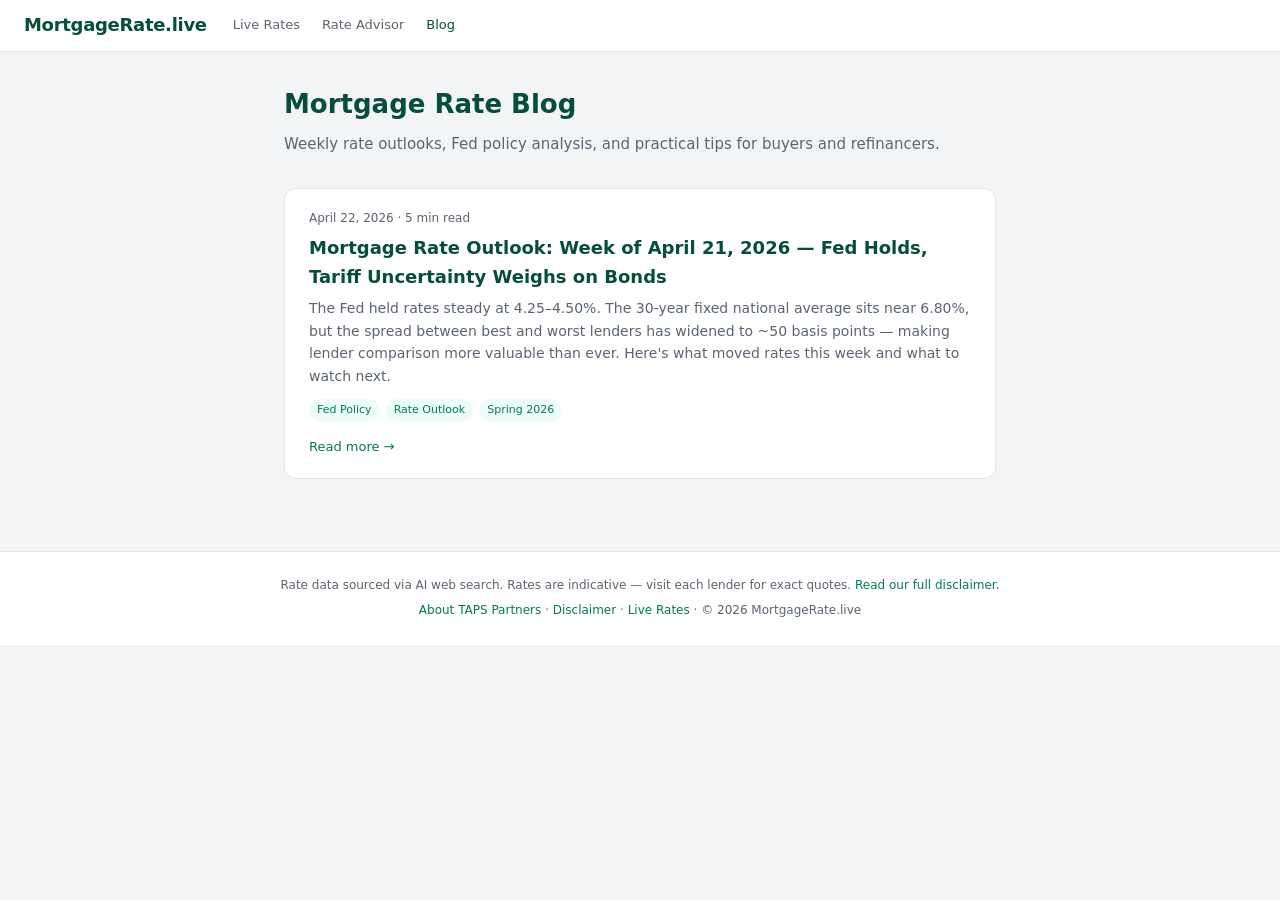
<file: blog/index.html>
<!DOCTYPE html>
<html lang="en">
<head>
  <meta charset="UTF-8" />
  <meta name="viewport" content="width=device-width, initial-scale=1.0" />

  <title>Mortgage Rate Blog | MortgageRate.live — Weekly Rate Outlook &amp; Tips</title>
  <meta name="description" content="Weekly mortgage rate outlooks, Fed policy analysis, and tips for home buyers and refinancers. Updated every week by MortgageRate.live." />
  <link rel="canonical" href="https://mortgagerate.live/blog/" />
  <meta name="robots" content="index, follow" />
  <link rel="icon" type="image/svg+xml" href="/favicon.svg" />

  <!-- Google Analytics 4 -->
  <script async src="https://www.googletagmanager.com/gtag/js?id=G-3VV6D8TWXQ"></script>
  <script>
    window.dataLayer = window.dataLayer || [];
    function gtag(){dataLayer.push(arguments);}
    gtag('js', new Date());
    gtag('config', 'G-3VV6D8TWXQ');
  </script>

  <meta name="google-adsense-account" content="ca-pub-7549070786734257">
  <script async src="https://pagead2.googlesyndication.com/pagead/js/adsbygoogle.js?client=ca-pub-7549070786734257" crossorigin="anonymous"></script>

  <link rel="stylesheet" href="../css/styles.css?v=5" />
  <style>
    .blog-wrap { max-width: 760px; margin: 0 auto; padding: 32px 24px 72px; }
    .blog-heading { margin-bottom: 32px; }
    .blog-heading h1 { font-size: 26px; font-weight: 600; color: var(--navy); margin-bottom: 6px; }
    .blog-heading p  { font-size: 15px; color: var(--text-muted); }
    .post-list { display: flex; flex-direction: column; gap: 16px; }
    .post-card {
      background: #fff;
      border: 1px solid var(--gray-border);
      border-radius: var(--radius-lg);
      padding: 20px 24px;
      transition: border-color 0.15s;
    }
    .post-card:hover { border-color: var(--blue-mid); }
    .post-meta { font-size: 12px; color: var(--text-muted); margin-bottom: 6px; }
    .post-title { font-size: 18px; font-weight: 600; color: var(--navy); margin-bottom: 6px; }
    .post-title a { color: inherit; text-decoration: none; }
    .post-title a:hover { color: var(--blue-bright); }
    .post-excerpt { font-size: 14px; color: var(--text-muted); line-height: 1.6; margin-bottom: 12px; }
    .post-tags { display: flex; gap: 6px; flex-wrap: wrap; }
    .post-tag {
      font-size: 11px;
      padding: 2px 8px;
      border-radius: 99px;
      background: var(--blue-light);
      color: var(--blue-dark);
    }
    .read-more { font-size: 13px; color: var(--blue-dark); font-weight: 500; }
    .read-more:hover { color: var(--blue-bright); }
    @media (max-width: 480px) {
      .blog-wrap { padding: 20px 16px 56px; }
      .post-card { padding: 16px; }
    }
  </style>
</head>
<body>

  <nav id="navbar" aria-label="Site navigation">
    <a href="/" class="brand">MortgageRate.live</a>
    <div class="nav-links">
      <a href="/" class="nav-link">Live Rates</a>
      <a href="/advisor.html" class="nav-link">Rate Advisor</a>
      <a href="/blog/" class="nav-link active">Blog</a>
    </div>
  </nav>

  <div class="blog-wrap">

    <div class="blog-heading">
      <h1>Mortgage Rate Blog</h1>
      <p>Weekly rate outlooks, Fed policy analysis, and practical tips for buyers and refinancers.</p>
    </div>

    <div class="post-list">

      <article class="post-card">
        <div class="post-meta">April 22, 2026 · 5 min read</div>
        <div class="post-title">
          <a href="/blog/mortgage-rates-week-april-21-2026.html">
            Mortgage Rate Outlook: Week of April 21, 2026 — Fed Holds, Tariff Uncertainty Weighs on Bonds
          </a>
        </div>
        <div class="post-excerpt">
          The Fed held rates steady at 4.25–4.50%. The 30-year fixed national average sits near 6.80%, but the spread between best and worst lenders has widened to ~50 basis points — making lender comparison more valuable than ever. Here's what moved rates this week and what to watch next.
        </div>
        <div class="post-tags">
          <span class="post-tag">Fed Policy</span>
          <span class="post-tag">Rate Outlook</span>
          <span class="post-tag">Spring 2026</span>
        </div>
        <div style="margin-top:12px">
          <a href="/blog/mortgage-rates-week-april-21-2026.html" class="read-more">Read more →</a>
        </div>
      </article>

    </div>

  </div>

  <footer>
    <p>Rate data sourced via AI web search. Rates are indicative — visit each lender for exact quotes. <a href="/disclaimer.html">Read our full disclaimer.</a></p>
    <p style="margin-top:6px"><a href="/about.html">About TAPS Partners</a> · <a href="/disclaimer.html">Disclaimer</a> · <a href="/">Live Rates</a> · © 2026 MortgageRate.live</p>
  </footer>

</body>
</html>
</file>
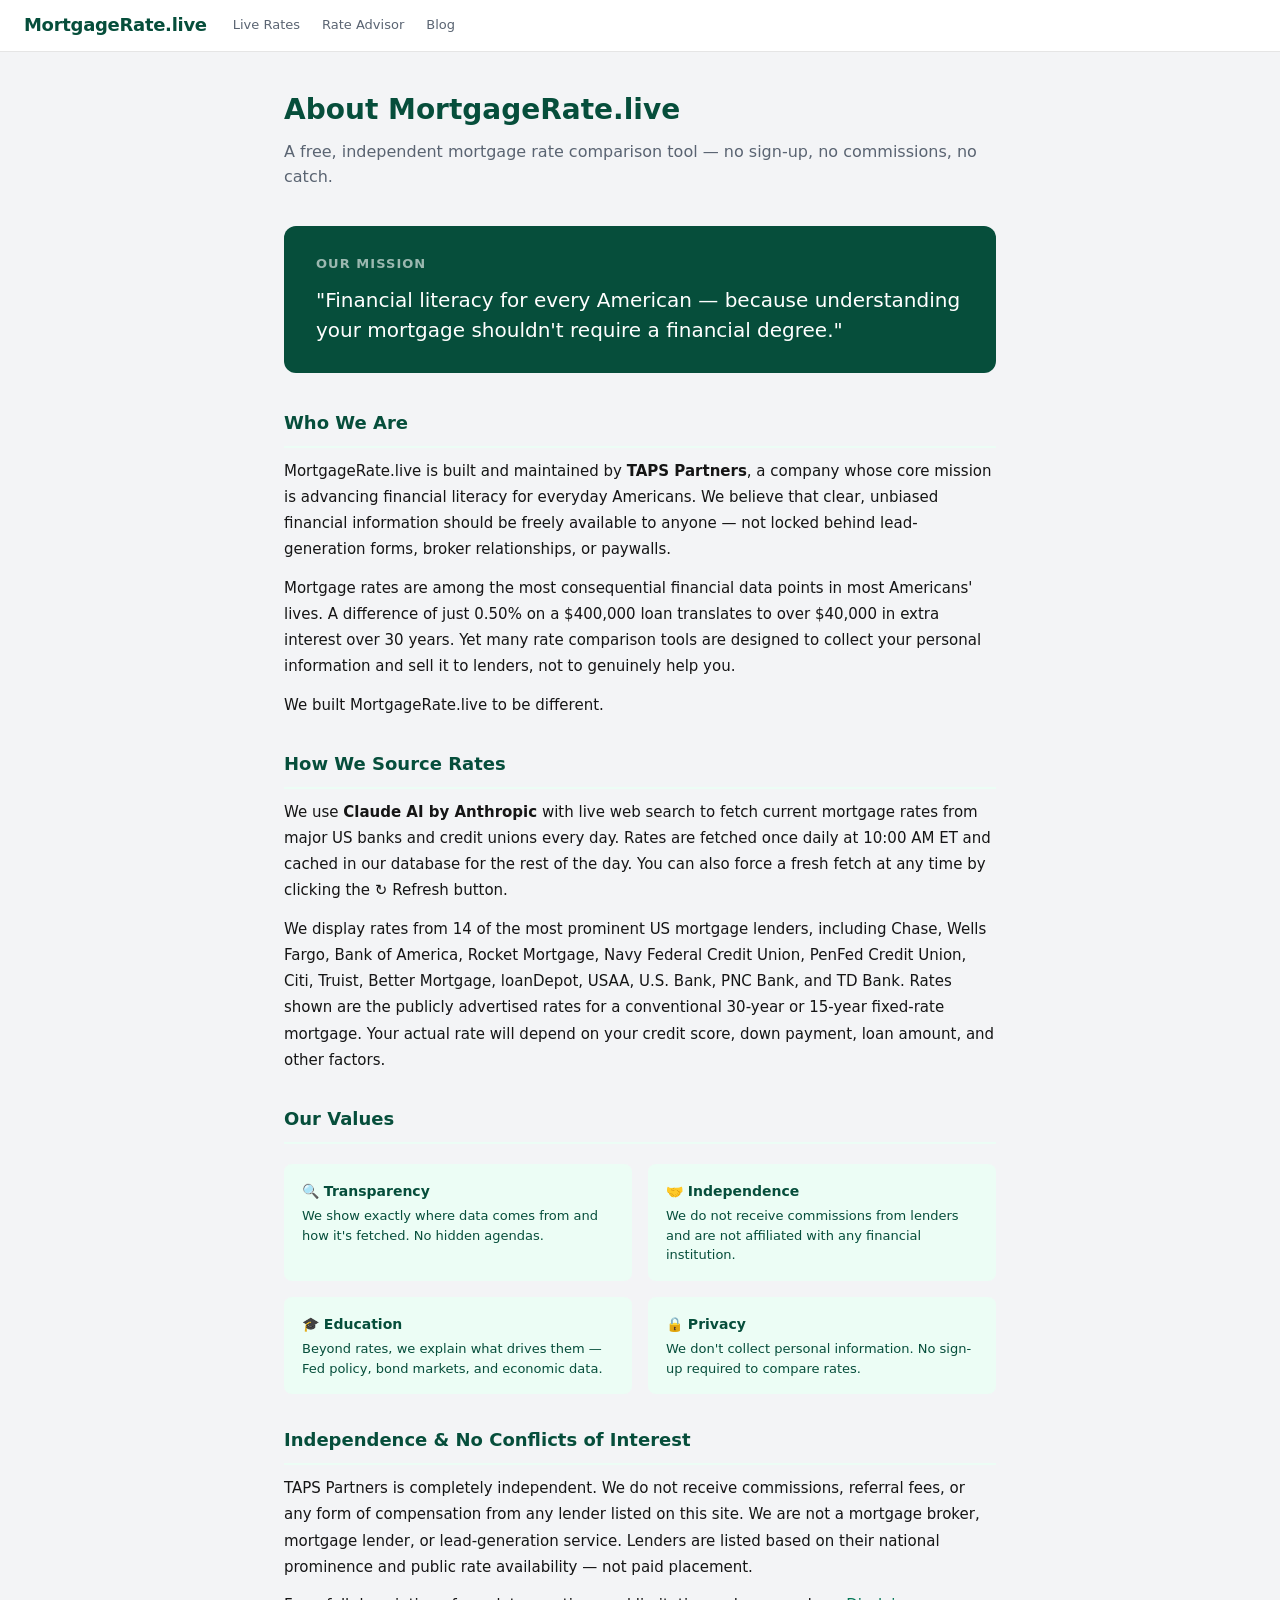
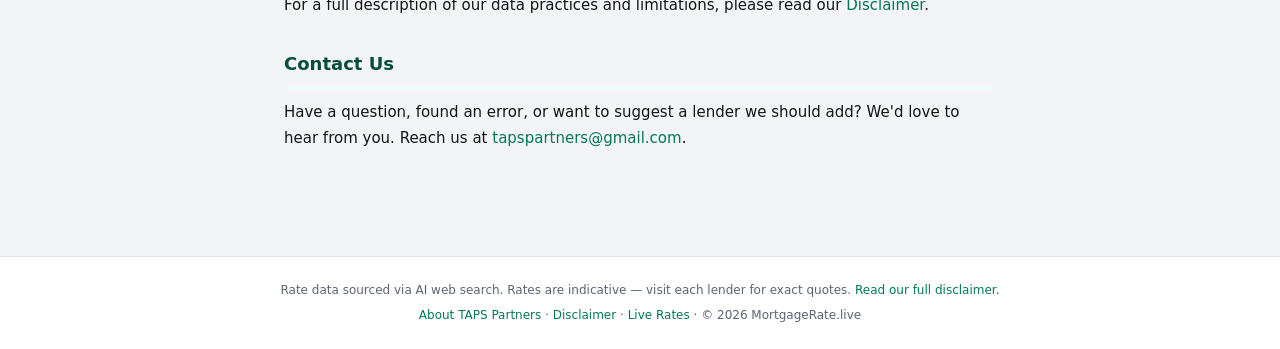
<file: about.html>
<!DOCTYPE html>
<html lang="en">
<head>
  <meta charset="UTF-8" />
  <meta name="viewport" content="width=device-width, initial-scale=1.0" />
  <title>About TAPS Partners | MortgageRate.live</title>
  <meta name="description" content="MortgageRate.live is a free financial literacy tool built by TAPS Partners. Our mission is to make mortgage rate comparison transparent and accessible to every American home buyer." />
  <link rel="canonical" href="https://mortgagerate.live/about.html" />
  <meta name="robots" content="index, follow" />
  <link rel="icon" type="image/svg+xml" href="/favicon.svg" />

  <script async src="https://www.googletagmanager.com/gtag/js?id=G-3VV6D8TWXQ"></script>
  <script>
    window.dataLayer = window.dataLayer || [];
    function gtag(){dataLayer.push(arguments);}
    gtag('js', new Date());
    gtag('config', 'G-3VV6D8TWXQ');
  </script>

  <link rel="stylesheet" href="css/styles.css?v=5" />
  <style>
    .about-wrap { max-width: 760px; margin: 0 auto; padding: 36px 24px 72px; }
    .about-wrap h1 { font-size: 28px; font-weight: 700; color: var(--navy); margin-bottom: 6px; }
    .about-intro { font-size: 16px; color: var(--text-muted); margin-bottom: 36px; line-height: 1.6; }
    .about-section { margin-bottom: 32px; }
    .about-section h2 { font-size: 18px; font-weight: 600; color: var(--navy); margin-bottom: 10px; padding-bottom: 8px; border-bottom: 2px solid var(--blue-light); }
    .about-section p { font-size: 15px; line-height: 1.75; color: var(--text-primary); margin-bottom: 12px; }
    .about-section a { color: var(--blue-dark); }
    .mission-card { background: var(--navy); color: #fff; border-radius: var(--radius-lg); padding: 28px 32px; margin-bottom: 36px; }
    .mission-card h2 { font-size: 13px; font-weight: 600; text-transform: uppercase; letter-spacing: 0.08em; color: rgba(255,255,255,0.6); margin-bottom: 10px; }
    .mission-card p { font-size: 20px; font-weight: 500; color: #fff; line-height: 1.5; margin: 0; }
    .values-grid { display: grid; grid-template-columns: 1fr 1fr; gap: 16px; margin-top: 20px; }
    .value-card { background: var(--blue-light); border-radius: var(--radius-md); padding: 16px 18px; }
    .value-card h3 { font-size: 14px; font-weight: 600; color: var(--navy); margin-bottom: 4px; }
    .value-card p { font-size: 13px; color: var(--blue-text); margin: 0; line-height: 1.5; }
    @media(max-width:600px){ .values-grid{grid-template-columns:1fr} .about-wrap{padding:24px 16px 56px} }
  </style>
</head>
<body>

  <nav id="navbar" aria-label="Site navigation">
    <a href="/" class="brand">MortgageRate.live</a>
    <div class="nav-links">
      <a href="/" class="nav-link">Live Rates</a>
      <a href="/advisor.html" class="nav-link">Rate Advisor</a>
      <a href="/blog/" class="nav-link">Blog</a>
    </div>
  </nav>

  <div class="about-wrap">

    <h1>About MortgageRate.live</h1>
    <p class="about-intro">A free, independent mortgage rate comparison tool — no sign-up, no commissions, no catch.</p>

    <div class="mission-card">
      <h2>Our Mission</h2>
      <p>"Financial literacy for every American — because understanding your mortgage shouldn't require a financial degree."</p>
    </div>

    <div class="about-section">
      <h2>Who We Are</h2>
      <p>MortgageRate.live is built and maintained by <strong>TAPS Partners</strong>, a company whose core mission is advancing financial literacy for everyday Americans. We believe that clear, unbiased financial information should be freely available to anyone — not locked behind lead-generation forms, broker relationships, or paywalls.</p>
      <p>Mortgage rates are among the most consequential financial data points in most Americans' lives. A difference of just 0.50% on a $400,000 loan translates to over $40,000 in extra interest over 30 years. Yet many rate comparison tools are designed to collect your personal information and sell it to lenders, not to genuinely help you.</p>
      <p>We built MortgageRate.live to be different.</p>
    </div>

    <div class="about-section">
      <h2>How We Source Rates</h2>
      <p>We use <strong>Claude AI by Anthropic</strong> with live web search to fetch current mortgage rates from major US banks and credit unions every day. Rates are fetched once daily at 10:00 AM ET and cached in our database for the rest of the day. You can also force a fresh fetch at any time by clicking the ↻ Refresh button.</p>
      <p>We display rates from 14 of the most prominent US mortgage lenders, including Chase, Wells Fargo, Bank of America, Rocket Mortgage, Navy Federal Credit Union, PenFed Credit Union, Citi, Truist, Better Mortgage, loanDepot, USAA, U.S. Bank, PNC Bank, and TD Bank. Rates shown are the publicly advertised rates for a conventional 30-year or 15-year fixed-rate mortgage. Your actual rate will depend on your credit score, down payment, loan amount, and other factors.</p>
    </div>

    <div class="about-section">
      <h2>Our Values</h2>
      <div class="values-grid">
        <div class="value-card">
          <h3>🔍 Transparency</h3>
          <p>We show exactly where data comes from and how it's fetched. No hidden agendas.</p>
        </div>
        <div class="value-card">
          <h3>🤝 Independence</h3>
          <p>We do not receive commissions from lenders and are not affiliated with any financial institution.</p>
        </div>
        <div class="value-card">
          <h3>🎓 Education</h3>
          <p>Beyond rates, we explain what drives them — Fed policy, bond markets, and economic data.</p>
        </div>
        <div class="value-card">
          <h3>🔒 Privacy</h3>
          <p>We don't collect personal information. No sign-up required to compare rates.</p>
        </div>
      </div>
    </div>

    <div class="about-section">
      <h2>Independence &amp; No Conflicts of Interest</h2>
      <p>TAPS Partners is completely independent. We do not receive commissions, referral fees, or any form of compensation from any lender listed on this site. We are not a mortgage broker, mortgage lender, or lead-generation service. Lenders are listed based on their national prominence and public rate availability — not paid placement.</p>
      <p>For a full description of our data practices and limitations, please read our <a href="/disclaimer.html">Disclaimer</a>.</p>
    </div>

    <div class="about-section">
      <h2>Contact Us</h2>
      <p>Have a question, found an error, or want to suggest a lender we should add? We'd love to hear from you. Reach us at <a href="mailto:tapspartners@gmail.com">tapspartners@gmail.com</a>.</p>
    </div>

  </div>

  <footer>
    <p>Rate data sourced via AI web search. Rates are indicative — visit each lender for exact quotes. <a href="/disclaimer.html">Read our full disclaimer.</a></p>
    <p style="margin-top:6px"><a href="/about.html">About TAPS Partners</a> · <a href="/disclaimer.html">Disclaimer</a> · <a href="/">Live Rates</a> · © 2026 MortgageRate.live</p>
  </footer>

</body>
</html>
</file>
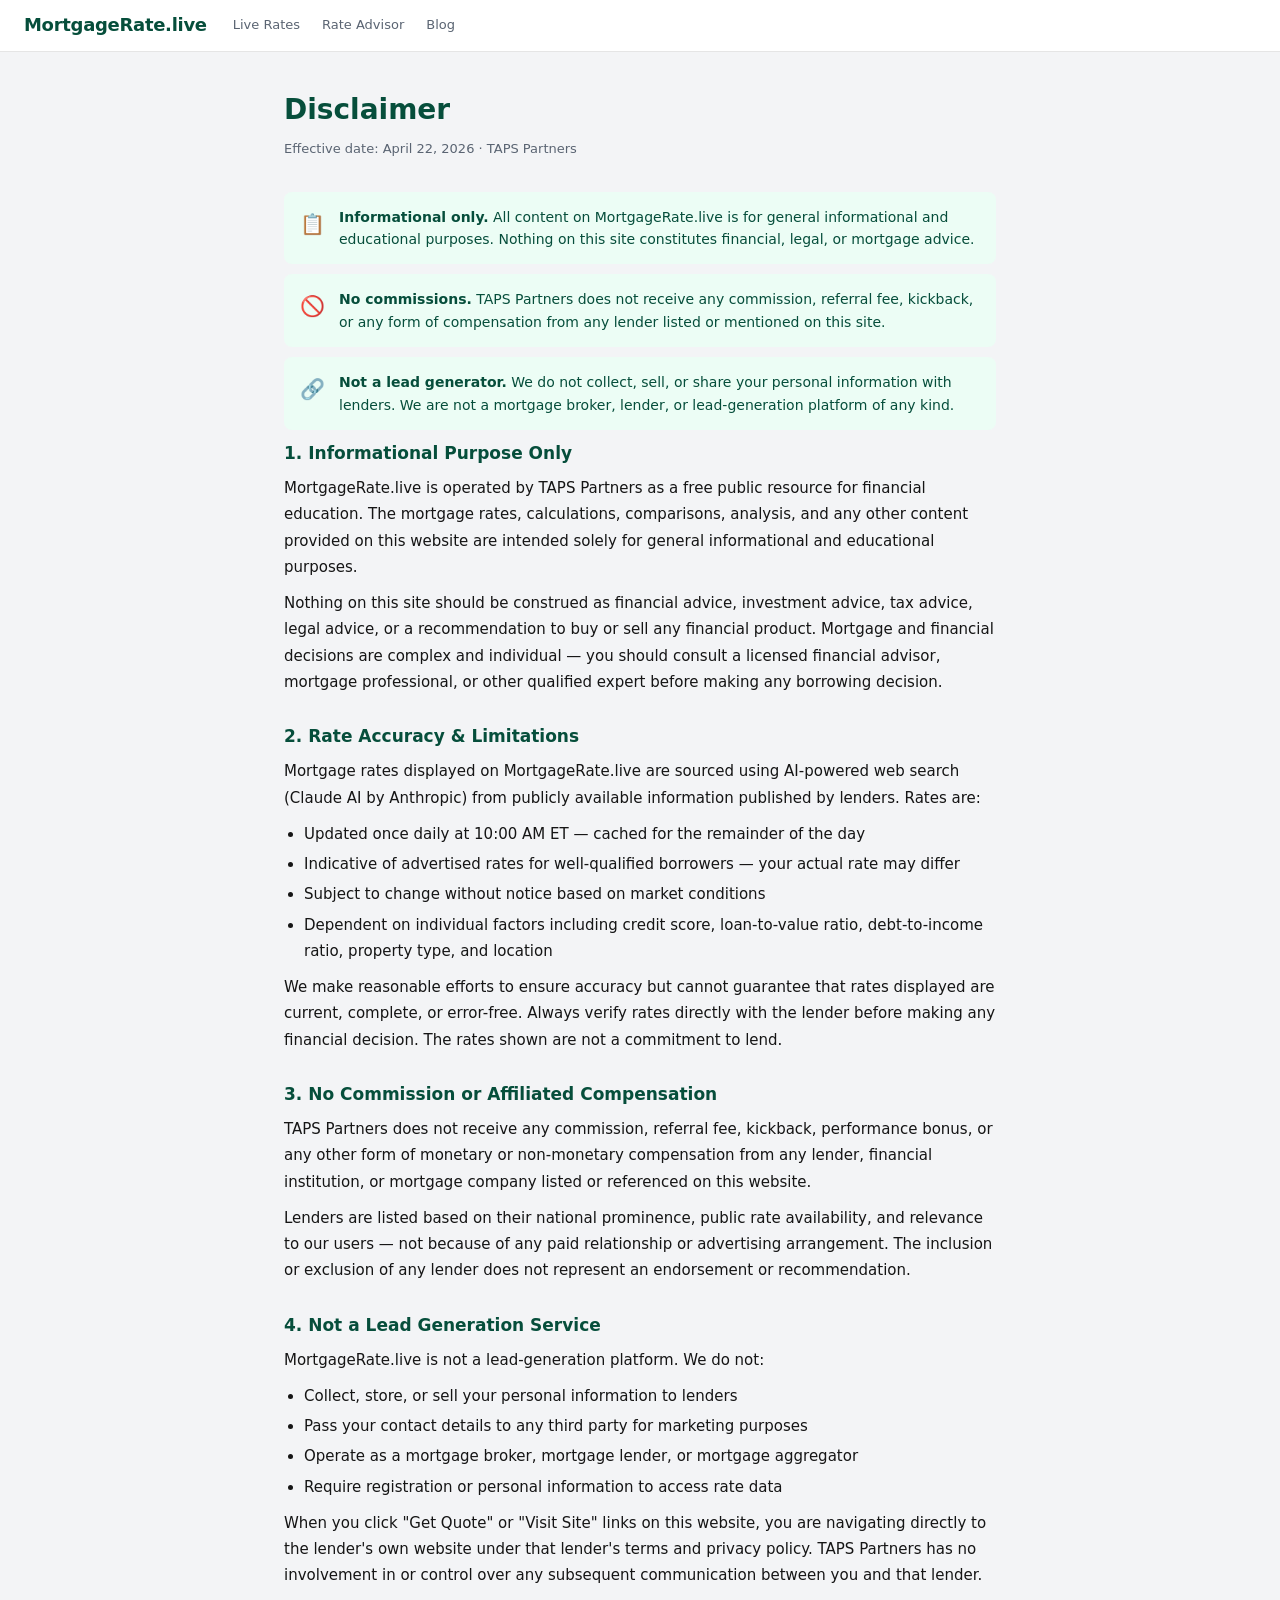
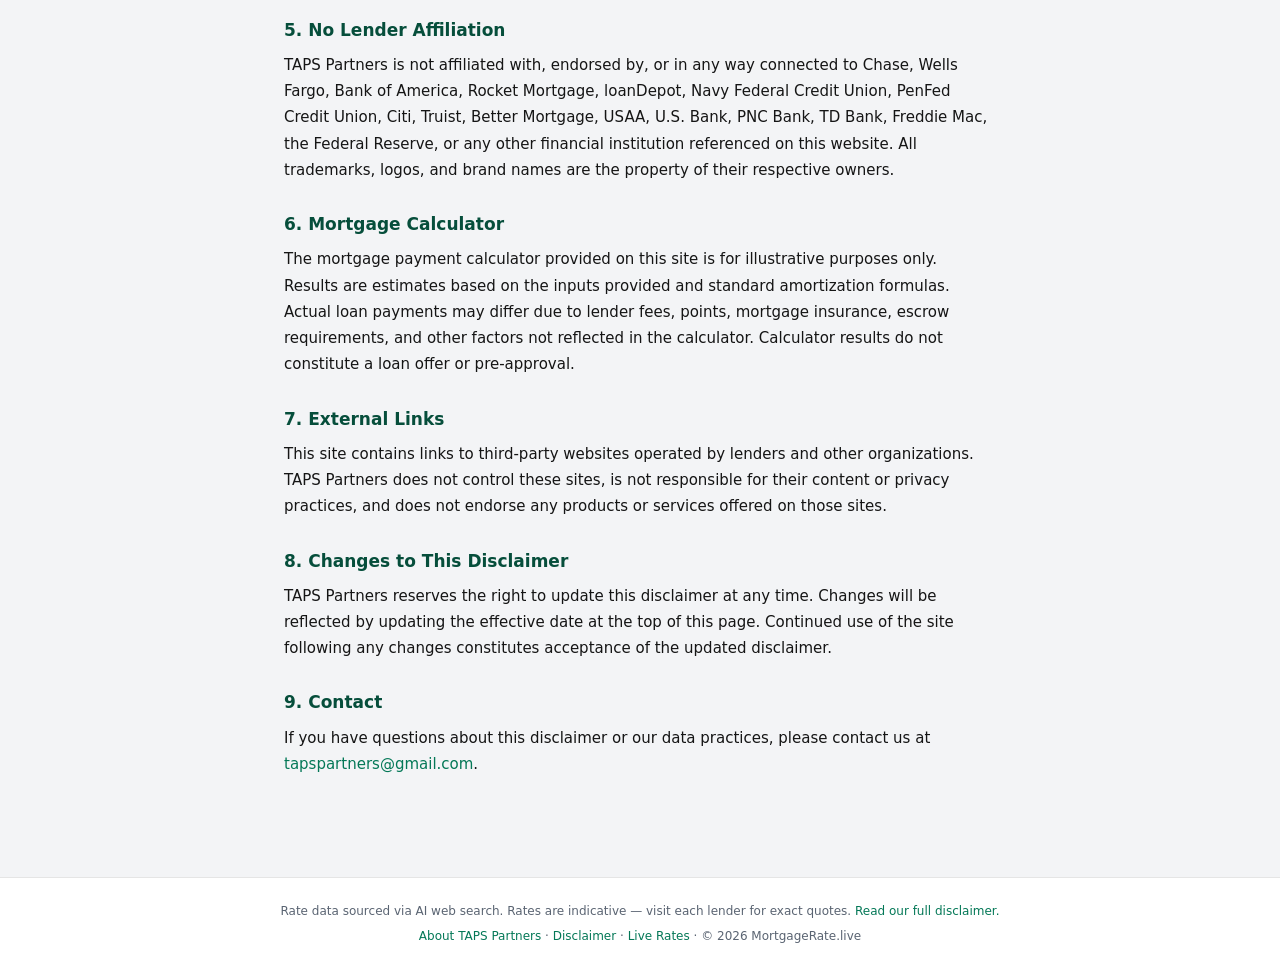
<file: disclaimer.html>
<!DOCTYPE html>
<html lang="en">
<head>
  <meta charset="UTF-8" />
  <meta name="viewport" content="width=device-width, initial-scale=1.0" />
  <title>Disclaimer | MortgageRate.live — TAPS Partners</title>
  <meta name="description" content="MortgageRate.live is for informational purposes only and does not constitute financial advice. TAPS Partners does not receive commissions or act as a lead generator for any lender." />
  <link rel="canonical" href="https://mortgagerate.live/disclaimer.html" />
  <meta name="robots" content="index, follow" />
  <link rel="icon" type="image/svg+xml" href="/favicon.svg" />

  <script async src="https://www.googletagmanager.com/gtag/js?id=G-3VV6D8TWXQ"></script>
  <script>
    window.dataLayer = window.dataLayer || [];
    function gtag(){dataLayer.push(arguments);}
    gtag('js', new Date());
    gtag('config', 'G-3VV6D8TWXQ');
  </script>

  <link rel="stylesheet" href="css/styles.css?v=5" />
  <style>
    .disclaimer-wrap { max-width: 760px; margin: 0 auto; padding: 36px 24px 72px; }
    .disclaimer-wrap h1 { font-size: 28px; font-weight: 700; color: var(--navy); margin-bottom: 6px; }
    .disclaimer-date { font-size: 13px; color: var(--text-muted); margin-bottom: 32px; }
    .disclaimer-section { margin-bottom: 28px; }
    .disclaimer-section h2 { font-size: 17px; font-weight: 600; color: var(--navy); margin-bottom: 8px; }
    .disclaimer-section p { font-size: 15px; line-height: 1.75; color: var(--text-primary); margin-bottom: 10px; }
    .disclaimer-section ul { padding-left: 20px; margin-bottom: 10px; }
    .disclaimer-section li { font-size: 15px; line-height: 1.75; color: var(--text-primary); margin-bottom: 4px; }
    .disclaimer-section a { color: var(--blue-dark); }
    .key-point {
      display: flex; align-items: flex-start; gap: 14px;
      background: var(--blue-light); border-radius: var(--radius-md);
      padding: 14px 16px; margin-bottom: 10px;
    }
    .key-point-icon { font-size: 20px; flex-shrink: 0; margin-top: 2px; }
    .key-point-text { font-size: 14px; color: var(--blue-text); line-height: 1.6; }
    .key-point-text strong { color: var(--navy); }
    @media(max-width:600px){ .disclaimer-wrap{padding:24px 16px 56px} }
  </style>
</head>
<body>

  <nav id="navbar" aria-label="Site navigation">
    <a href="/" class="brand">MortgageRate.live</a>
    <div class="nav-links">
      <a href="/" class="nav-link">Live Rates</a>
      <a href="/advisor.html" class="nav-link">Rate Advisor</a>
      <a href="/blog/" class="nav-link">Blog</a>
    </div>
  </nav>

  <div class="disclaimer-wrap">

    <h1>Disclaimer</h1>
    <div class="disclaimer-date">Effective date: April 22, 2026 · TAPS Partners</div>

    <!-- Key points summary -->
    <div class="key-point">
      <div class="key-point-icon">📋</div>
      <div class="key-point-text"><strong>Informational only.</strong> All content on MortgageRate.live is for general informational and educational purposes. Nothing on this site constitutes financial, legal, or mortgage advice.</div>
    </div>
    <div class="key-point">
      <div class="key-point-icon">🚫</div>
      <div class="key-point-text"><strong>No commissions.</strong> TAPS Partners does not receive any commission, referral fee, kickback, or any form of compensation from any lender listed or mentioned on this site.</div>
    </div>
    <div class="key-point">
      <div class="key-point-icon">🔗</div>
      <div class="key-point-text"><strong>Not a lead generator.</strong> We do not collect, sell, or share your personal information with lenders. We are not a mortgage broker, lender, or lead-generation platform of any kind.</div>
    </div>

    <div class="disclaimer-section">
      <h2>1. Informational Purpose Only</h2>
      <p>MortgageRate.live is operated by TAPS Partners as a free public resource for financial education. The mortgage rates, calculations, comparisons, analysis, and any other content provided on this website are intended solely for general informational and educational purposes.</p>
      <p>Nothing on this site should be construed as financial advice, investment advice, tax advice, legal advice, or a recommendation to buy or sell any financial product. Mortgage and financial decisions are complex and individual — you should consult a licensed financial advisor, mortgage professional, or other qualified expert before making any borrowing decision.</p>
    </div>

    <div class="disclaimer-section">
      <h2>2. Rate Accuracy &amp; Limitations</h2>
      <p>Mortgage rates displayed on MortgageRate.live are sourced using AI-powered web search (Claude AI by Anthropic) from publicly available information published by lenders. Rates are:</p>
      <ul>
        <li>Updated once daily at 10:00 AM ET — cached for the remainder of the day</li>
        <li>Indicative of advertised rates for well-qualified borrowers — your actual rate may differ</li>
        <li>Subject to change without notice based on market conditions</li>
        <li>Dependent on individual factors including credit score, loan-to-value ratio, debt-to-income ratio, property type, and location</li>
      </ul>
      <p>We make reasonable efforts to ensure accuracy but cannot guarantee that rates displayed are current, complete, or error-free. Always verify rates directly with the lender before making any financial decision. The rates shown are not a commitment to lend.</p>
    </div>

    <div class="disclaimer-section">
      <h2>3. No Commission or Affiliated Compensation</h2>
      <p>TAPS Partners does not receive any commission, referral fee, kickback, performance bonus, or any other form of monetary or non-monetary compensation from any lender, financial institution, or mortgage company listed or referenced on this website.</p>
      <p>Lenders are listed based on their national prominence, public rate availability, and relevance to our users — not because of any paid relationship or advertising arrangement. The inclusion or exclusion of any lender does not represent an endorsement or recommendation.</p>
    </div>

    <div class="disclaimer-section">
      <h2>4. Not a Lead Generation Service</h2>
      <p>MortgageRate.live is not a lead-generation platform. We do not:</p>
      <ul>
        <li>Collect, store, or sell your personal information to lenders</li>
        <li>Pass your contact details to any third party for marketing purposes</li>
        <li>Operate as a mortgage broker, mortgage lender, or mortgage aggregator</li>
        <li>Require registration or personal information to access rate data</li>
      </ul>
      <p>When you click "Get Quote" or "Visit Site" links on this website, you are navigating directly to the lender's own website under that lender's terms and privacy policy. TAPS Partners has no involvement in or control over any subsequent communication between you and that lender.</p>
    </div>

    <div class="disclaimer-section">
      <h2>5. No Lender Affiliation</h2>
      <p>TAPS Partners is not affiliated with, endorsed by, or in any way connected to Chase, Wells Fargo, Bank of America, Rocket Mortgage, loanDepot, Navy Federal Credit Union, PenFed Credit Union, Citi, Truist, Better Mortgage, USAA, U.S. Bank, PNC Bank, TD Bank, Freddie Mac, the Federal Reserve, or any other financial institution referenced on this website. All trademarks, logos, and brand names are the property of their respective owners.</p>
    </div>

    <div class="disclaimer-section">
      <h2>6. Mortgage Calculator</h2>
      <p>The mortgage payment calculator provided on this site is for illustrative purposes only. Results are estimates based on the inputs provided and standard amortization formulas. Actual loan payments may differ due to lender fees, points, mortgage insurance, escrow requirements, and other factors not reflected in the calculator. Calculator results do not constitute a loan offer or pre-approval.</p>
    </div>

    <div class="disclaimer-section">
      <h2>7. External Links</h2>
      <p>This site contains links to third-party websites operated by lenders and other organizations. TAPS Partners does not control these sites, is not responsible for their content or privacy practices, and does not endorse any products or services offered on those sites.</p>
    </div>

    <div class="disclaimer-section">
      <h2>8. Changes to This Disclaimer</h2>
      <p>TAPS Partners reserves the right to update this disclaimer at any time. Changes will be reflected by updating the effective date at the top of this page. Continued use of the site following any changes constitutes acceptance of the updated disclaimer.</p>
    </div>

    <div class="disclaimer-section">
      <h2>9. Contact</h2>
      <p>If you have questions about this disclaimer or our data practices, please contact us at <a href="mailto:tapspartners@gmail.com">tapspartners@gmail.com</a>.</p>
    </div>

  </div>

  <footer>
    <p>Rate data sourced via AI web search. Rates are indicative — visit each lender for exact quotes. <a href="/disclaimer.html">Read our full disclaimer.</a></p>
    <p style="margin-top:6px"><a href="/about.html">About TAPS Partners</a> · <a href="/disclaimer.html">Disclaimer</a> · <a href="/">Live Rates</a> · © 2026 MortgageRate.live</p>
  </footer>

</body>
</html>
</file>
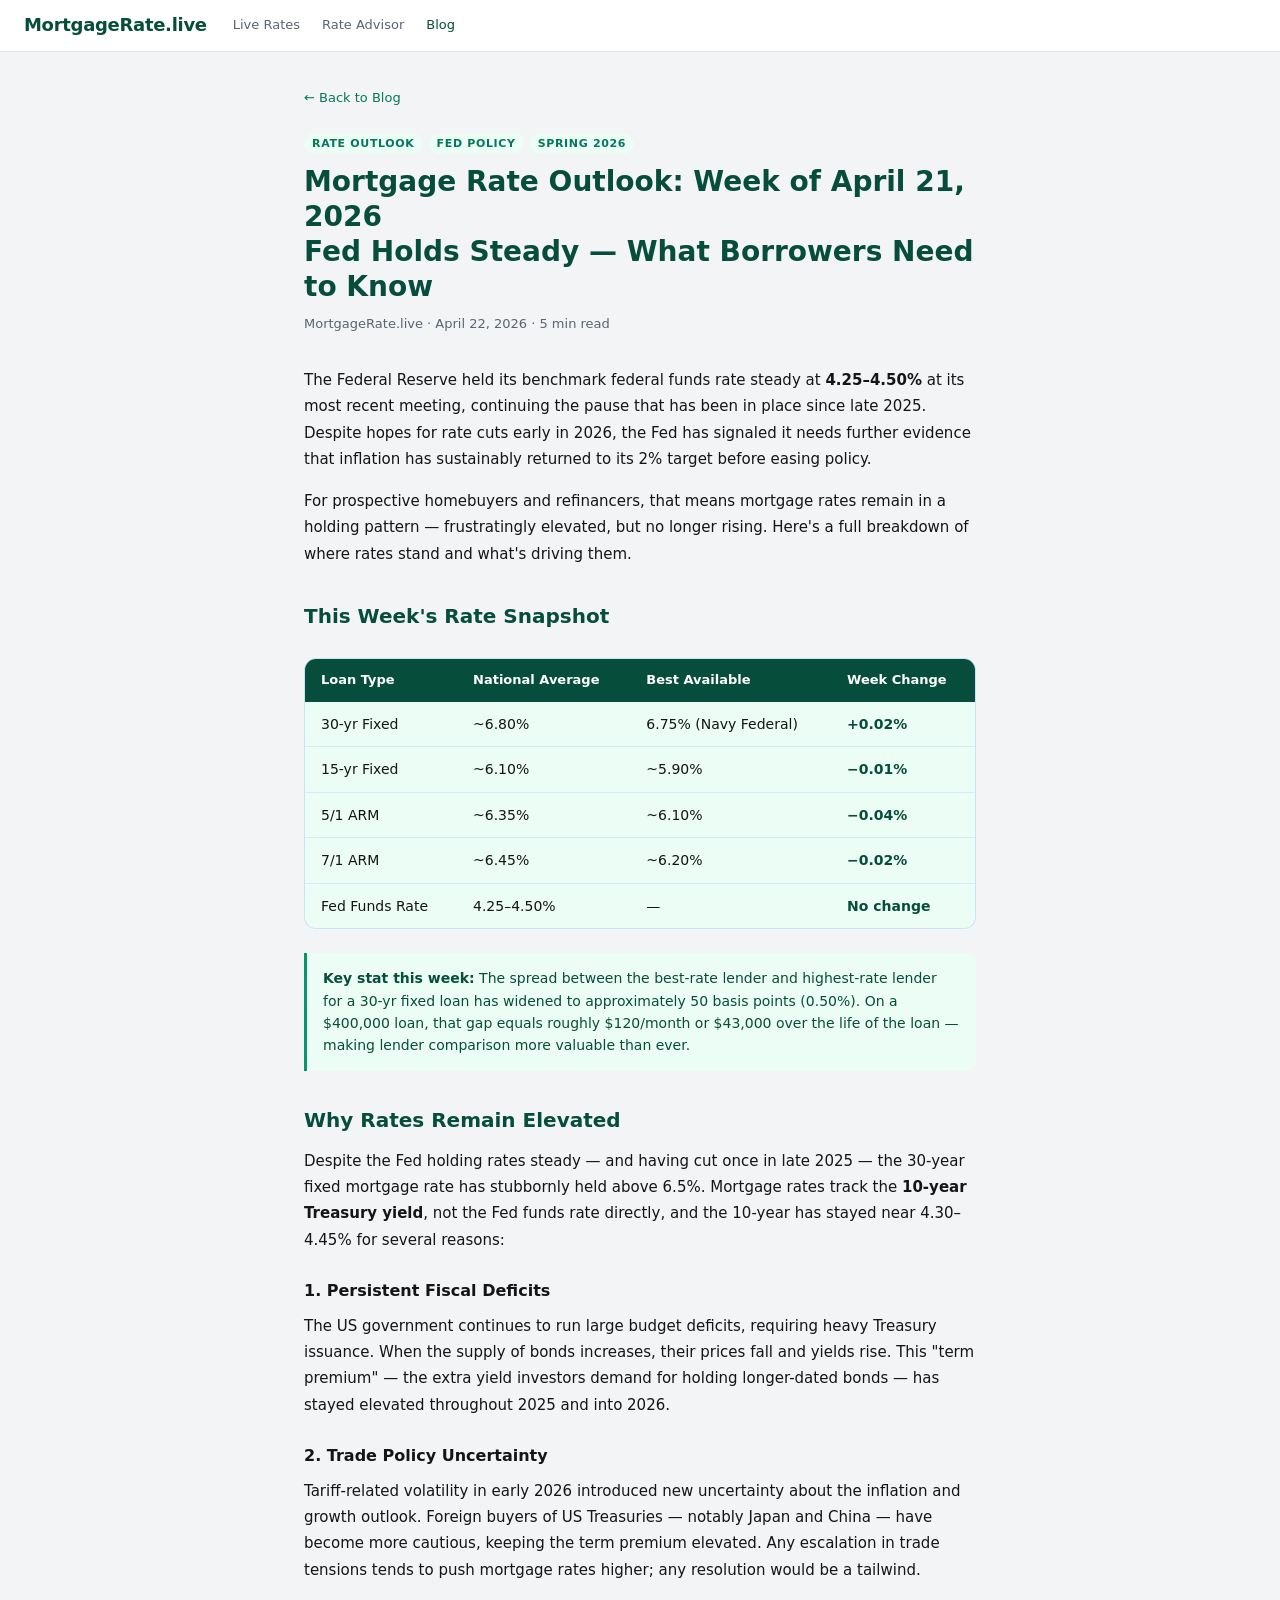
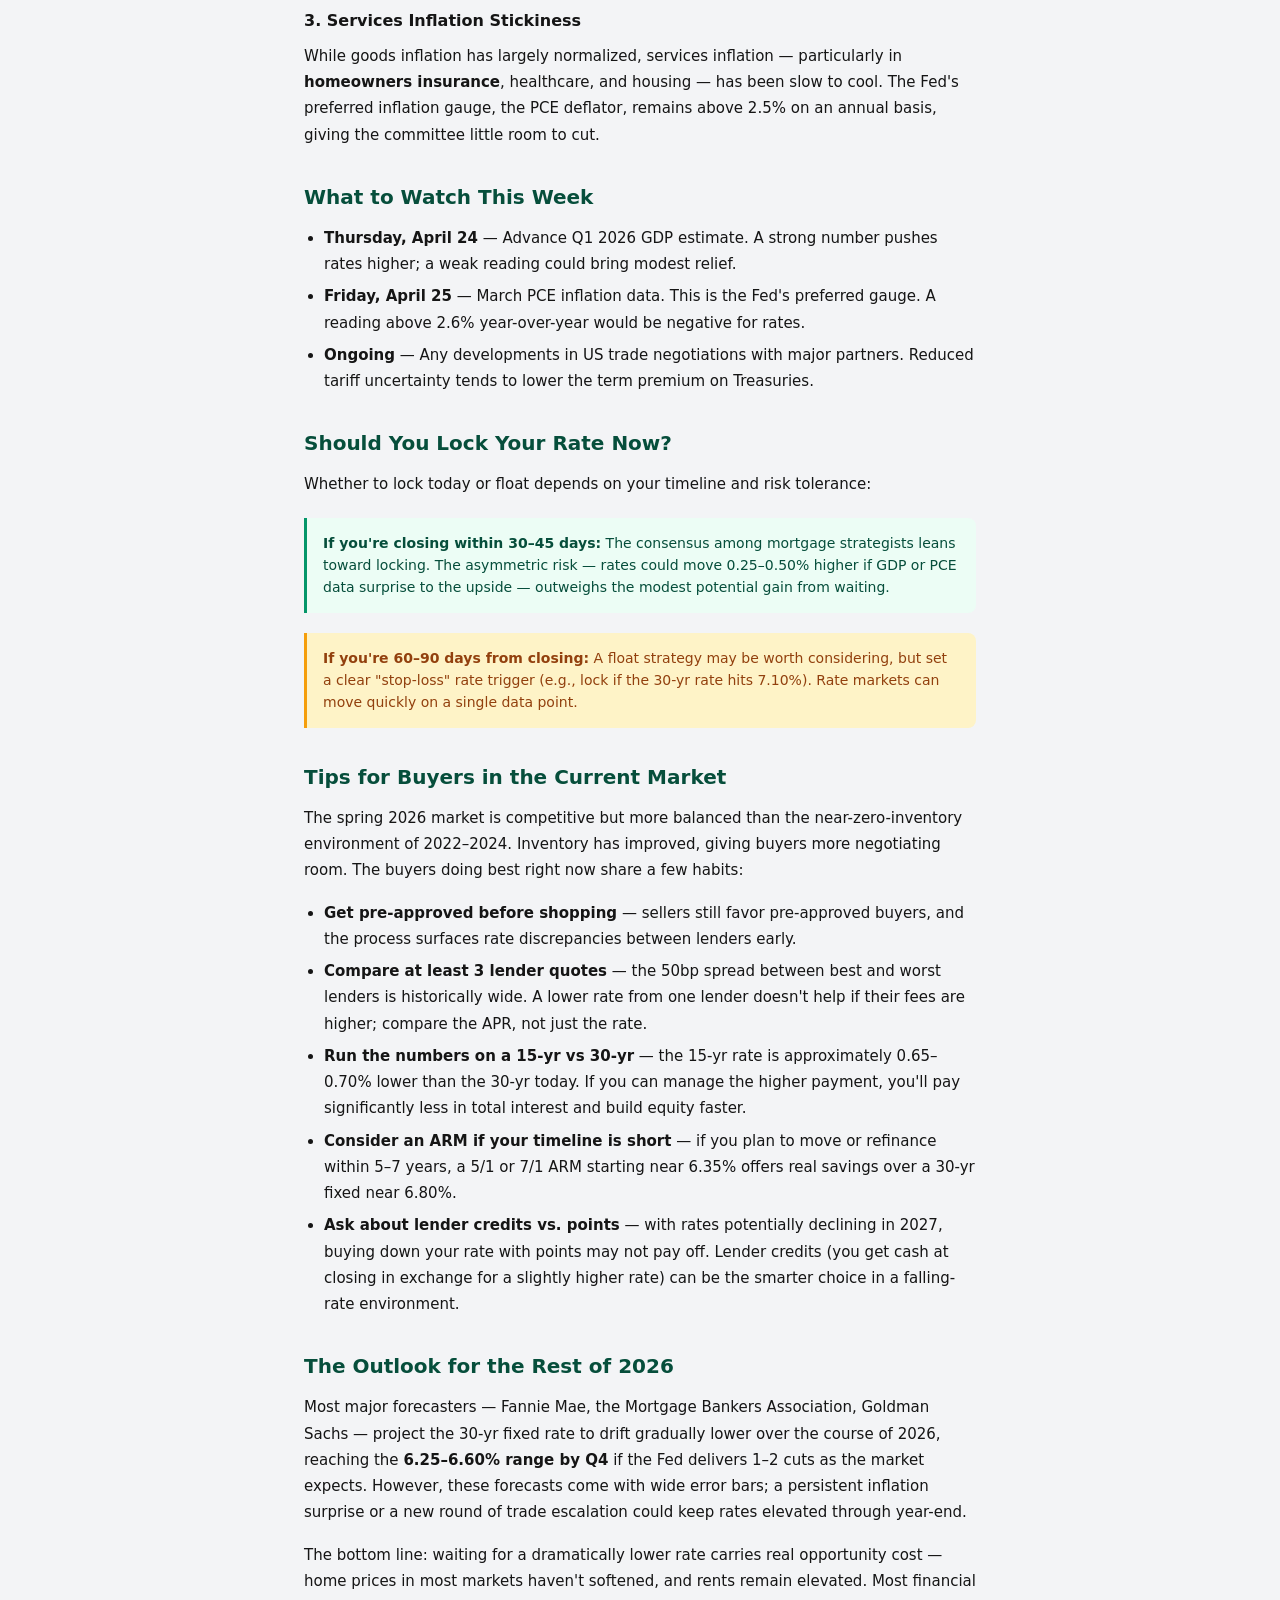
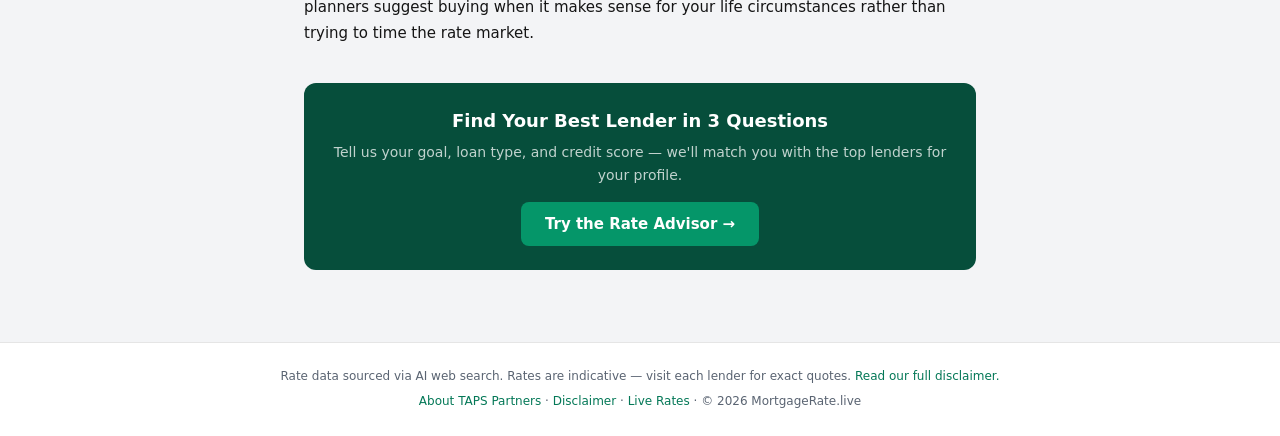
<file: blog/mortgage-rates-week-april-21-2026.html>
<!DOCTYPE html>
<html lang="en">
<head>
  <meta charset="UTF-8" />
  <meta name="viewport" content="width=device-width, initial-scale=1.0" />

  <title>Mortgage Rate Outlook: Week of April 21, 2026 | MortgageRate.live</title>
  <meta name="description" content="Fed holds at 4.25–4.50%. The 30-year fixed national average is near 6.80% with a 50bp spread between lenders. Here's what happened this week and whether to lock your rate now." />
  <link rel="canonical" href="https://mortgagerate.live/blog/mortgage-rates-week-april-21-2026.html" />
  <meta name="robots" content="index, follow" />
  <link rel="icon" type="image/svg+xml" href="/favicon.svg" />
  <meta property="og:type"        content="article" />
  <meta property="og:title"       content="Mortgage Rate Outlook: Week of April 21, 2026" />
  <meta property="og:description" content="Fed holds steady. 30-yr fixed near 6.80%. Lender spread at 50bp — lender comparison more valuable than ever." />
  <meta property="og:url"         content="https://mortgagerate.live/blog/mortgage-rates-week-april-21-2026.html" />

  <script type="application/ld+json">
  {
    "@context": "https://schema.org",
    "@type": "BlogPosting",
    "headline": "Mortgage Rate Outlook: Week of April 21, 2026",
    "description": "Fed holds at 4.25–4.50%. 30-year fixed near 6.80% with a widening lender spread. Analysis of what drove rates this week and whether to lock now.",
    "datePublished": "2026-04-22",
    "dateModified": "2026-04-22",
    "author": { "@type": "Organization", "name": "MortgageRate.live" },
    "publisher": { "@type": "Organization", "name": "MortgageRate.live", "url": "https://mortgagerate.live" },
    "url": "https://mortgagerate.live/blog/mortgage-rates-week-april-21-2026.html",
    "isPartOf": { "@type": "WebSite", "url": "https://mortgagerate.live/" }
  }
  </script>

  <!-- Google Analytics 4 -->
  <script async src="https://www.googletagmanager.com/gtag/js?id=G-3VV6D8TWXQ"></script>
  <script>
    window.dataLayer = window.dataLayer || [];
    function gtag(){dataLayer.push(arguments);}
    gtag('js', new Date());
    gtag('config', 'G-3VV6D8TWXQ');
  </script>

  <meta name="google-adsense-account" content="ca-pub-7549070786734257">
  <script async src="https://pagead2.googlesyndication.com/pagead/js/adsbygoogle.js?client=ca-pub-7549070786734257" crossorigin="anonymous"></script>

  <link rel="stylesheet" href="../css/styles.css?v=5" />
  <style>
    .post-wrap {
      max-width: 720px;
      margin: 0 auto;
      padding: 32px 24px 72px;
    }
    .post-back { font-size: 13px; color: var(--blue-dark); margin-bottom: 24px; display: inline-block; }
    .post-back:hover { color: var(--blue-bright); }

    .post-header { margin-bottom: 32px; }
    .post-cats { display: flex; gap: 6px; flex-wrap: wrap; margin-bottom: 10px; }
    .post-cat {
      font-size: 11px; font-weight: 600;
      text-transform: uppercase; letter-spacing: 0.06em;
      color: var(--blue-dark); background: var(--blue-light);
      padding: 2px 8px; border-radius: 99px;
    }
    .post-header h1 {
      font-size: 28px; font-weight: 700;
      color: var(--navy); line-height: 1.25; margin-bottom: 10px;
    }
    .post-byline { font-size: 13px; color: var(--text-muted); }

    .post-body { font-size: 15px; line-height: 1.75; color: var(--text-primary); }
    .post-body h2 {
      font-size: 20px; font-weight: 600; color: var(--navy);
      margin: 32px 0 10px;
    }
    .post-body h3 {
      font-size: 16px; font-weight: 600; color: var(--text-primary);
      margin: 24px 0 8px;
    }
    .post-body p { margin-bottom: 16px; }
    .post-body ul { padding-left: 20px; margin-bottom: 16px; }
    .post-body li { margin-bottom: 6px; }
    .post-body a { color: var(--blue-dark); }
    .post-body a:hover { color: var(--blue-bright); }

    .rate-snapshot {
      background: var(--blue-light);
      border: 1px solid rgba(1,87,255,0.15);
      border-radius: var(--radius-lg);
      overflow: hidden;
      margin: 24px 0;
    }
    .rate-snapshot table { width: 100%; border-collapse: collapse; }
    .rate-snapshot th {
      background: var(--navy); color: #fff;
      font-size: 13px; font-weight: 600;
      padding: 10px 16px; text-align: left;
    }
    .rate-snapshot td {
      padding: 10px 16px; font-size: 14px;
      border-bottom: 1px solid rgba(1,87,255,0.1);
    }
    .rate-snapshot tr:last-child td { border-bottom: none; }
    .rate-snapshot td:last-child { font-weight: 600; color: var(--navy); }

    .callout {
      border-left: 3px solid var(--blue-bright);
      background: var(--blue-light);
      padding: 14px 16px;
      border-radius: 0 var(--radius-md) var(--radius-md) 0;
      margin: 20px 0;
      font-size: 14px;
      color: var(--blue-text);
      line-height: 1.6;
    }
    .callout-amber {
      border-left-color: #F59E0B;
      background: var(--amber-light);
      color: var(--amber-text);
    }

    .cta-box {
      background: var(--navy);
      color: #fff;
      border-radius: var(--radius-lg);
      padding: 24px;
      text-align: center;
      margin: 36px 0 0;
    }
    .cta-box h3 { font-size: 18px; font-weight: 600; margin-bottom: 6px; }
    .cta-box p  { font-size: 14px; color: rgba(255,255,255,0.75); margin-bottom: 16px; }
    .cta-btn {
      display: inline-block;
      background: var(--blue-bright);
      color: #fff;
      padding: 10px 24px;
      border-radius: var(--radius-md);
      font-size: 15px; font-weight: 600;
      text-decoration: none;
    }
    .cta-btn:hover { background: #fff; color: var(--navy); text-decoration: none; }

    @media (max-width: 480px) {
      .post-wrap { padding: 20px 16px 56px; }
      .post-header h1 { font-size: 22px; }
      .post-body h2 { font-size: 18px; }
      .rate-snapshot th, .rate-snapshot td { padding: 8px 12px; font-size: 13px; }
    }
  </style>
</head>
<body>

  <nav id="navbar" aria-label="Site navigation">
    <a href="/" class="brand">MortgageRate.live</a>
    <div class="nav-links">
      <a href="/" class="nav-link">Live Rates</a>
      <a href="/advisor.html" class="nav-link">Rate Advisor</a>
      <a href="/blog/" class="nav-link active">Blog</a>
    </div>
  </nav>

  <div class="post-wrap">

    <a href="/blog/" class="post-back">← Back to Blog</a>

    <header class="post-header">
      <div class="post-cats">
        <span class="post-cat">Rate Outlook</span>
        <span class="post-cat">Fed Policy</span>
        <span class="post-cat">Spring 2026</span>
      </div>
      <h1>Mortgage Rate Outlook: Week of April 21, 2026<br>Fed Holds Steady — What Borrowers Need to Know</h1>
      <div class="post-byline">MortgageRate.live · April 22, 2026 · 5 min read</div>
    </header>

    <div class="post-body">

      <p>The Federal Reserve held its benchmark federal funds rate steady at <strong>4.25–4.50%</strong> at its most recent meeting, continuing the pause that has been in place since late 2025. Despite hopes for rate cuts early in 2026, the Fed has signaled it needs further evidence that inflation has sustainably returned to its 2% target before easing policy.</p>

      <p>For prospective homebuyers and refinancers, that means mortgage rates remain in a holding pattern — frustratingly elevated, but no longer rising. Here's a full breakdown of where rates stand and what's driving them.</p>

      <h2>This Week's Rate Snapshot</h2>

      <div class="rate-snapshot">
        <table>
          <thead>
            <tr>
              <th>Loan Type</th>
              <th>National Average</th>
              <th>Best Available</th>
              <th>Week Change</th>
            </tr>
          </thead>
          <tbody>
            <tr><td>30-yr Fixed</td><td>~6.80%</td><td>6.75% (Navy Federal)</td><td>+0.02%</td></tr>
            <tr><td>15-yr Fixed</td><td>~6.10%</td><td>~5.90%</td><td>−0.01%</td></tr>
            <tr><td>5/1 ARM</td><td>~6.35%</td><td>~6.10%</td><td>−0.04%</td></tr>
            <tr><td>7/1 ARM</td><td>~6.45%</td><td>~6.20%</td><td>−0.02%</td></tr>
            <tr><td>Fed Funds Rate</td><td>4.25–4.50%</td><td>—</td><td>No change</td></tr>
          </tbody>
        </table>
      </div>

      <div class="callout">
        <strong>Key stat this week:</strong> The spread between the best-rate lender and highest-rate lender for a 30-yr fixed loan has widened to approximately 50 basis points (0.50%). On a $400,000 loan, that gap equals roughly $120/month or $43,000 over the life of the loan — making lender comparison more valuable than ever.
      </div>

      <h2>Why Rates Remain Elevated</h2>

      <p>Despite the Fed holding rates steady — and having cut once in late 2025 — the 30-year fixed mortgage rate has stubbornly held above 6.5%. Mortgage rates track the <strong>10-year Treasury yield</strong>, not the Fed funds rate directly, and the 10-year has stayed near 4.30–4.45% for several reasons:</p>

      <h3>1. Persistent Fiscal Deficits</h3>
      <p>The US government continues to run large budget deficits, requiring heavy Treasury issuance. When the supply of bonds increases, their prices fall and yields rise. This "term premium" — the extra yield investors demand for holding longer-dated bonds — has stayed elevated throughout 2025 and into 2026.</p>

      <h3>2. Trade Policy Uncertainty</h3>
      <p>Tariff-related volatility in early 2026 introduced new uncertainty about the inflation and growth outlook. Foreign buyers of US Treasuries — notably Japan and China — have become more cautious, keeping the term premium elevated. Any escalation in trade tensions tends to push mortgage rates higher; any resolution would be a tailwind.</p>

      <h3>3. Services Inflation Stickiness</h3>
      <p>While goods inflation has largely normalized, services inflation — particularly in <strong>homeowners insurance</strong>, healthcare, and housing — has been slow to cool. The Fed's preferred inflation gauge, the PCE deflator, remains above 2.5% on an annual basis, giving the committee little room to cut.</p>

      <h2>What to Watch This Week</h2>

      <ul>
        <li><strong>Thursday, April 24</strong> — Advance Q1 2026 GDP estimate. A strong number pushes rates higher; a weak reading could bring modest relief.</li>
        <li><strong>Friday, April 25</strong> — March PCE inflation data. This is the Fed's preferred gauge. A reading above 2.6% year-over-year would be negative for rates.</li>
        <li><strong>Ongoing</strong> — Any developments in US trade negotiations with major partners. Reduced tariff uncertainty tends to lower the term premium on Treasuries.</li>
      </ul>

      <h2>Should You Lock Your Rate Now?</h2>

      <p>Whether to lock today or float depends on your timeline and risk tolerance:</p>

      <div class="callout">
        <strong>If you're closing within 30–45 days:</strong> The consensus among mortgage strategists leans toward locking. The asymmetric risk — rates could move 0.25–0.50% higher if GDP or PCE data surprise to the upside — outweighs the modest potential gain from waiting.
      </div>

      <div class="callout callout-amber">
        <strong>If you're 60–90 days from closing:</strong> A float strategy may be worth considering, but set a clear "stop-loss" rate trigger (e.g., lock if the 30-yr rate hits 7.10%). Rate markets can move quickly on a single data point.
      </div>

      <h2>Tips for Buyers in the Current Market</h2>

      <p>The spring 2026 market is competitive but more balanced than the near-zero-inventory environment of 2022–2024. Inventory has improved, giving buyers more negotiating room. The buyers doing best right now share a few habits:</p>

      <ul>
        <li><strong>Get pre-approved before shopping</strong> — sellers still favor pre-approved buyers, and the process surfaces rate discrepancies between lenders early.</li>
        <li><strong>Compare at least 3 lender quotes</strong> — the 50bp spread between best and worst lenders is historically wide. A lower rate from one lender doesn't help if their fees are higher; compare the APR, not just the rate.</li>
        <li><strong>Run the numbers on a 15-yr vs 30-yr</strong> — the 15-yr rate is approximately 0.65–0.70% lower than the 30-yr today. If you can manage the higher payment, you'll pay significantly less in total interest and build equity faster.</li>
        <li><strong>Consider an ARM if your timeline is short</strong> — if you plan to move or refinance within 5–7 years, a 5/1 or 7/1 ARM starting near 6.35% offers real savings over a 30-yr fixed near 6.80%.</li>
        <li><strong>Ask about lender credits vs. points</strong> — with rates potentially declining in 2027, buying down your rate with points may not pay off. Lender credits (you get cash at closing in exchange for a slightly higher rate) can be the smarter choice in a falling-rate environment.</li>
      </ul>

      <h2>The Outlook for the Rest of 2026</h2>

      <p>Most major forecasters — Fannie Mae, the Mortgage Bankers Association, Goldman Sachs — project the 30-yr fixed rate to drift gradually lower over the course of 2026, reaching the <strong>6.25–6.60% range by Q4</strong> if the Fed delivers 1–2 cuts as the market expects. However, these forecasts come with wide error bars; a persistent inflation surprise or a new round of trade escalation could keep rates elevated through year-end.</p>

      <p>The bottom line: waiting for a dramatically lower rate carries real opportunity cost — home prices in most markets haven't softened, and rents remain elevated. Most financial planners suggest buying when it makes sense for your life circumstances rather than trying to time the rate market.</p>

    </div><!-- /post-body -->

    <div class="cta-box">
      <h3>Find Your Best Lender in 3 Questions</h3>
      <p>Tell us your goal, loan type, and credit score — we'll match you with the top lenders for your profile.</p>
      <a href="/advisor.html" class="cta-btn">Try the Rate Advisor →</a>
    </div>

  </div><!-- /post-wrap -->

  <footer>
    <p>Rate data sourced via AI web search. Rates are indicative — visit each lender for exact quotes. <a href="/disclaimer.html">Read our full disclaimer.</a></p>
    <p style="margin-top:6px"><a href="/about.html">About TAPS Partners</a> · <a href="/disclaimer.html">Disclaimer</a> · <a href="/">Live Rates</a> · © 2026 MortgageRate.live</p>
  </footer>

</body>
</html>
</file>
<file: css/styles.css>
/* ─── DESIGN TOKENS ─────────────────────────────────────────────────────── */
:root {
  /* Brand — white + green */
  --navy:          #064E3B;
  --blue-bright:   #059669;
  --blue-light:    #ECFDF5;
  --blue-mid:      #10B981;
  --blue-dark:     #047857;
  --blue-text:     #064E3B;

  /* Calculator segment colors — used on donut chart + breakdown rows */
  --clr-pi:        #059669;
  --clr-tax:       #3B82F6;
  --clr-ins:       #F59E0B;

  /* Status badges */
  --green-light:   #D1FAE5;
  --green-text:    #065F46;
  --amber-light:   #FEF3C7;
  --amber-text:    #92400E;

  /* Neutrals */
  --gray-bg:       #F3F4F6;
  --gray-border:   rgba(0,0,0,0.10);
  --text-primary:  #151515;
  --text-muted:    #5A6472;
  --radius-md:     8px;
  --radius-lg:     12px;
}

/* ─── RESET / BASE ──────────────────────────────────────────────────────── */
*, *::before, *::after { box-sizing: border-box; margin: 0; padding: 0; }

html { font-size: 16px; scroll-behavior: smooth; }

body {
  font-family: system-ui, -apple-system, sans-serif;
  font-weight: 400;
  line-height: 1.6;
  color: var(--text-primary);
  background: var(--gray-bg);
}

a { color: var(--blue-dark); text-decoration: none; }
a:hover { text-decoration: underline; }

/* ─── PAGE HEADING (H1) ──────────────────────────────────────────────────── */
.page-heading {
  padding: 20px 0 4px;
  margin-bottom: 24px;
}

.page-heading h1 {
  font-size: 26px;
  font-weight: 500;
  color: var(--text-primary);
  line-height: 1.2;
  margin-bottom: 6px;
}

.page-subhead {
  font-size: 14px;
  color: var(--text-muted);
  max-width: 640px;
}

/* ─── SECTION HEADINGS ───────────────────────────────────────────────────── */
.section-title {
  font-size: 13px;
  font-weight: 500;
  text-transform: uppercase;
  letter-spacing: 0.06em;
  color: var(--text-muted);
  margin-bottom: 12px;
}

/* ─── AD UNITS ───────────────────────────────────────────────────────────── */
/* No margin/min-height by default — collapses to zero when AdSense has no fill.
   Spacing between sections comes from section { margin-bottom } instead. */
.ad-unit {
  text-align: center;
  background: transparent;
  overflow: hidden;
}

/* ─── FAQ SECTION (off-screen for indexing, not visible) ─────────────────── */
#faq-section {
  margin-top: 40px;
  border-top: 1px solid var(--gray-border);
  padding-top: 32px;
}
#faq-section h2 {
  font-size: 20px;
  font-weight: 500;
  margin-bottom: 20px;
  color: var(--text-primary);
}
#faq-section h3 {
  font-size: 15px;
  font-weight: 500;
  color: var(--text-primary);
  margin: 0;
}
#faq-section dt {
  margin-top: 16px;
}
#faq-section dd {
  font-size: 14px;
  color: var(--text-muted);
  margin-left: 0;
  padding-left: 0;
  margin-top: 4px;
  max-width: 760px;
}

/* ─── NAVBAR ─────────────────────────────────────────────────────────────── */
#navbar {
  position: sticky;
  top: 0;
  z-index: 100;
  height: 52px;
  background: #fff;
  border-bottom: 1px solid var(--gray-border);
  display: flex;
  align-items: center;
  gap: 0;
  padding: 0 24px;
}

#navbar .brand,
#navbar a.brand {
  font-size: 18px;
  font-weight: 600;
  color: var(--navy);
  letter-spacing: -0.3px;
  text-decoration: none;
  flex-shrink: 0;
}

.nav-links {
  display: flex;
  align-items: center;
  gap: 2px;
  margin-left: 16px;
}

.nav-link {
  font-size: 13px;
  color: var(--text-muted);
  padding: 5px 10px;
  border-radius: var(--radius-md);
  text-decoration: none;
  transition: background 0.12s, color 0.12s;
  white-space: nowrap;
}
.nav-link:hover { background: var(--gray-bg); color: var(--text-primary); text-decoration: none; }
.nav-link.active { color: var(--navy); font-weight: 500; }

#navbar .nav-right {
  display: flex;
  align-items: center;
  gap: 12px;
  margin-left: auto;
}

#navbar .timestamp {
  font-size: 13px;
  color: var(--text-muted);
}

#refresh-btn {
  display: flex;
  align-items: center;
  gap: 5px;
  padding: 5px 12px;
  border: 1px solid var(--gray-border);
  border-radius: var(--radius-md);
  background: #fff;
  font-size: 13px;
  color: var(--text-primary);
  cursor: pointer;
  transition: background 0.15s;
}
#refresh-btn:hover { background: var(--gray-bg); }
#refresh-btn .icon { font-size: 14px; }
#refresh-btn.spinning .icon { animation: spin 0.8s linear infinite; }

@keyframes spin { to { transform: rotate(360deg); } }

/* ─── BANNERS ────────────────────────────────────────────────────────────── */
.banner {
  margin: 16px 24px;
  padding: 12px 16px;
  border-radius: var(--radius-md);
  font-size: 14px;
  display: none;
}
.banner.visible { display: block; }
.banner-warning { background: #FFFBEA; border: 1px solid #F59E0B; color: #78350F; }
.banner-error   { background: #FEF2F2; border: 1px solid #EF4444; color: #7F1D1D; }

/* ─── MAIN LAYOUT ───────────────────────────────────────────────────────── */
main {
  max-width: 1280px;
  margin: 0 auto;
  padding: 24px 24px 64px;
}

section { margin-bottom: 40px; }

/* ─── CARD BASE ──────────────────────────────────────────────────────────── */
.card {
  background: #fff;
  border: 0.5px solid var(--gray-border);
  border-radius: var(--radius-lg);
  padding: 16px;
}

/* ─── FED BANNER CARD ────────────────────────────────────────────────────── */
#fed-banner {
  background: var(--blue-light);
  border: 0.5px solid rgba(5,150,105,0.25);
  border-radius: var(--radius-lg);
  padding: 20px 24px;
  display: flex;
  align-items: center;
  justify-content: space-between;
  gap: 16px;
  flex-wrap: wrap;
}

#fed-banner .fed-left { flex: 1; min-width: 220px; }

#fed-banner .fed-label {
  font-size: 14px;
  font-weight: 500;
  color: var(--blue-text);
  display: flex;
  align-items: center;
  gap: 8px;
  margin-bottom: 4px;
}

#fed-banner .source-badge {
  font-size: 11px;
  font-weight: 400;
  background: rgba(4,120,87,0.12);
  color: var(--blue-dark);
  padding: 2px 7px;
  border-radius: 99px;
}

#fed-banner .fed-rate {
  font-size: 32px;
  font-weight: 500;
  color: var(--blue-text);
  line-height: 1.1;
}

#fed-banner .fed-meta {
  font-size: 12px;
  color: var(--blue-dark);
  margin-top: 6px;
}

#fed-banner .fed-right { text-align: right; }

#fed-banner .direction-badge {
  display: inline-flex;
  align-items: center;
  gap: 4px;
  font-size: 14px;
  font-weight: 500;
  padding: 4px 12px;
  border-radius: 99px;
}
.direction-up    { background: #FEE2E2; color: #991B1B; }
.direction-down  { background: var(--green-light); color: var(--green-text); }
.direction-stable{ background: var(--amber-light); color: var(--amber-text); }

#fed-banner .fomc-note {
  font-size: 12px;
  color: var(--blue-dark);
  margin-top: 6px;
}

/* ─── SORT SELECT (shared) ───────────────────────────────────────────────── */
.filter-group {
  display: flex;
  align-items: center;
  gap: 4px;
  background: #fff;
  border: 0.5px solid var(--gray-border);
  border-radius: var(--radius-md);
  padding: 3px;
}

/* ─── TOOLS GRID ─────────────────────────────────────────────────────────── */
.tools-section { margin-bottom: 28px; }
.tools-grid {
  display: grid;
  grid-template-columns: repeat(4, 1fr);
  gap: 12px;
}
.tool-card {
  display: flex;
  flex-direction: column;
  align-items: flex-start;
  gap: 4px;
  background: #fff;
  border: 1px solid var(--gray-border);
  border-radius: var(--radius-lg);
  padding: 16px 18px;
  text-decoration: none;
  transition: border-color 0.15s, box-shadow 0.15s;
}
.tool-card:hover { border-color: var(--blue-mid); box-shadow: 0 2px 10px rgba(1,87,255,0.1); text-decoration: none; }
.tool-icon { font-size: 24px; margin-bottom: 2px; }
.tool-title { font-size: 14px; font-weight: 600; color: var(--navy); }
.tool-desc  { font-size: 12px; color: var(--text-muted); line-height: 1.4; }

/* ─── RATE TABS ──────────────────────────────────────────────────────────── */
.rate-tabs-bar {
  display: flex;
  align-items: center;
  gap: 4px;
  margin-bottom: 0;
  border-bottom: 2px solid var(--gray-border);
  padding-bottom: 0;
}
.rate-tab {
  padding: 9px 18px;
  font-size: 14px;
  font-weight: 500;
  border: none;
  background: transparent;
  color: var(--text-muted);
  cursor: pointer;
  border-bottom: 2px solid transparent;
  margin-bottom: -2px;
  transition: color 0.12s, border-color 0.12s;
  white-space: nowrap;
}
.rate-tab:hover { color: var(--navy); }
.rate-tab.active { color: var(--navy); border-bottom-color: var(--blue-bright); font-weight: 600; }
.tabs-sort-right { margin-left: auto; padding-bottom: 6px; }

.sort-select {
  padding: 6px 10px;
  font-size: 13px;
  border: 0.5px solid var(--gray-border);
  border-radius: var(--radius-md);
  background: #fff;
  color: var(--text-primary);
  cursor: pointer;
  outline: none;
}

/* ─── RATES TABLE ────────────────────────────────────────────────────────── */
.rates-table-wrap {
  background: #fff;
  border: 1px solid var(--gray-border);
  border-top: none;
  border-radius: 0 0 var(--radius-lg) var(--radius-lg);
  overflow: hidden;
}
#rates-table { width: 100%; border-collapse: collapse; font-size: 14px; }
#rates-table thead { background: var(--navy); color: #fff; }
#rates-table th {
  padding: 11px 16px;
  text-align: left;
  font-size: 12px;
  font-weight: 600;
  letter-spacing: 0.03em;
  white-space: nowrap;
}
.col-action { width: 110px; text-align: right; }
.col-lender { min-width: 140px; }
.sortable-col::after { content: ' ↓'; opacity: 0.5; }

.rate-row td { padding: 12px 16px; border-bottom: 1px solid var(--gray-border); vertical-align: middle; }
.rate-row:last-child td { border-bottom: none; }
.rate-row:hover { background: var(--blue-light); }
.rate-row-applied { background: #ECFDF5 !important; }

.lender-name  { font-weight: 500; color: var(--text-primary); }
.rate-strong  { font-size: 15px; font-weight: 700; color: var(--navy); }
.no-rate      { color: var(--text-muted); }
.muted-cell   { color: var(--text-muted); font-size: 13px; }
.col-action   { text-align: right; }

.quote-btn {
  display: inline-block;
  padding: 5px 12px;
  font-size: 12px;
  font-weight: 600;
  background: var(--blue-light);
  color: var(--blue-dark);
  border-radius: var(--radius-md);
  text-decoration: none;
  white-space: nowrap;
  transition: background 0.12s, color 0.12s;
}
.quote-btn:hover { background: var(--blue-bright); color: #fff; text-decoration: none; }

.table-footnote {
  font-size: 11px;
  color: var(--text-muted);
  padding: 8px 16px;
  background: var(--gray-bg);
  border-top: 1px solid var(--gray-border);
}

/* ─── HISTORICAL CHART ───────────────────────────────────────────────────── */
.chart-card { padding: 20px 20px 16px; }
.chart-building-msg {
  display: flex; align-items: center; gap: 12px;
  padding: 16px; color: var(--text-muted); font-size: 14px;
}
.chart-building-msg span { font-size: 24px; }
#rate-trend-chart { max-height: 260px; width: 100%; }

/* ─── SKELETON LOADING ───────────────────────────────────────────────────── */
@keyframes skeleton-pulse {
  0%, 100% { opacity: 1; }
  50%       { opacity: 0.45; }
}

.skeleton {
  background: #E2E2DF;
  border-radius: 4px;
  animation: skeleton-pulse 1.4s ease-in-out infinite;
}

.skeleton-card {
  background: #fff;
  border: 0.5px solid var(--gray-border);
  border-radius: var(--radius-lg);
  padding: 16px;
  display: flex;
  flex-direction: column;
  gap: 10px;
}

.skel-line { height: 14px; border-radius: 3px; }
.skel-rate { height: 22px; width: 80px; border-radius: 3px; }
.skel-bar  { height: 5px; border-radius: 99px; }

.skeleton-fed {
  background: var(--blue-light);
  border: 0.5px solid rgba(5,150,105,0.25);
  border-radius: var(--radius-lg);
  padding: 20px 24px;
  display: flex;
  gap: 16px;
}

/* ─── CALCULATOR ─────────────────────────────────────────────────────────── */
#calculator-section .calc-grid {
  display: grid;
  grid-template-columns: 1fr 1fr;
  gap: 24px;
}

@media (max-width: 768px) {
  #calculator-section .calc-grid { grid-template-columns: 1fr; }
}

.calc-panel { padding: 20px; overflow: hidden; }

.calc-field { margin-bottom: 16px; }

.calc-field label {
  display: block;
  font-size: 13px;
  color: var(--text-muted);
  margin-bottom: 5px;
}

.calc-field .field-hint {
  font-size: 11px;
  color: var(--blue-dark);
  margin-top: 3px;
}

.input-wrap {
  position: relative;
  display: flex;
  align-items: center;
}

.input-wrap .prefix,
.input-wrap .suffix {
  position: absolute;
  font-size: 14px;
  color: var(--text-muted);
  pointer-events: none;
  user-select: none;
}
.input-wrap .prefix { left: 10px; }
.input-wrap .suffix { right: 10px; }

.calc-input {
  width: 100%;
  padding: 8px 12px;
  font-size: 14px;
  border: 0.5px solid var(--gray-border);
  border-radius: var(--radius-md);
  outline: none;
  color: var(--text-primary);
  background: #fff;
  transition: border-color 0.12s;
}
.calc-input:focus { border-color: var(--blue-mid); }
.calc-input.has-prefix { padding-left: 22px; }
.calc-input.has-suffix { padding-right: 28px; }

/* down payment row */
.dp-row { display: flex; gap: 8px; }
.dp-row .input-wrap { flex: 1; }

/* term buttons */
.term-buttons { display: flex; gap: 4px; }
.term-btn {
  flex: 1;
  padding: 7px 0;
  font-size: 13px;
  border: 0.5px solid var(--gray-border);
  border-radius: var(--radius-md);
  background: #fff;
  color: var(--text-muted);
  cursor: pointer;
  transition: background 0.12s, border-color 0.12s, color 0.12s;
}
.term-btn.active {
  background: var(--blue-dark);
  color: #fff;
  border-color: var(--blue-dark);
}

/* results panel */
.result-monthly {
  background: var(--navy);
  border-radius: var(--radius-md) var(--radius-md) 0 0;
  text-align: center;
  padding: 20px 16px 18px;
  margin: -20px -20px 0;
}

.result-monthly .label {
  font-size: 11px;
  color: rgba(255,255,255,0.65);
  margin-bottom: 6px;
  text-transform: uppercase;
  letter-spacing: 0.07em;
}
.result-monthly .amount {
  font-size: 38px;
  font-weight: 600;
  color: #fff;
  line-height: 1;
}

.breakdown {
  margin: 16px 0 12px;
}

.breakdown-row {
  display: flex;
  justify-content: space-between;
  align-items: center;
  font-size: 14px;
  padding: 6px 0;
  border-bottom: 0.5px solid var(--gray-border);
}
.breakdown-row:last-child { border-bottom: none; }
.breakdown-row .b-label {
  color: var(--text-muted);
  display: flex;
  align-items: center;
  gap: 8px;
}
.breakdown-row.bd-pi  .b-label::before,
.breakdown-row.bd-tax .b-label::before,
.breakdown-row.bd-ins .b-label::before {
  content: '';
  display: inline-block;
  width: 10px;
  height: 10px;
  border-radius: 50%;
  flex-shrink: 0;
}
.breakdown-row.bd-pi  .b-label::before { background: var(--clr-pi); }
.breakdown-row.bd-tax .b-label::before { background: var(--clr-tax); }
.breakdown-row.bd-ins .b-label::before { background: var(--clr-ins); }
.breakdown-row .b-value { font-weight: 600; }

.totals-divider {
  border: none;
  border-top: 0.5px solid var(--gray-border);
  margin: 12px 0;
}

.total-row {
  display: flex;
  justify-content: space-between;
  font-size: 13px;
  padding: 3px 0;
  color: var(--text-muted);
}
.total-row .t-value { color: var(--text-primary); font-weight: 500; }

/* donut chart */
#amort-chart-wrap {
  margin-top: 16px;
  display: flex;
  flex-direction: column;
  align-items: center;
}
#amort-chart-wrap .chart-title {
  font-size: 12px;
  color: var(--text-muted);
  text-transform: uppercase;
  letter-spacing: 0.06em;
  margin-bottom: 12px;
  align-self: flex-start;
}
#amort-canvas {
  display: block;
  width: 180px;
  height: 180px;
}

.chart-legend {
  display: flex;
  gap: 14px;
  margin-top: 12px;
  font-size: 12px;
  color: var(--text-muted);
  flex-wrap: wrap;
  justify-content: center;
}
.legend-dot {
  display: inline-block;
  width: 10px;
  height: 10px;
  border-radius: 50%;
  margin-right: 4px;
  vertical-align: middle;
}

/* ─── FOOTER ─────────────────────────────────────────────────────────────── */
footer {
  text-align: center;
  padding: 24px;
  font-size: 12px;
  color: var(--text-muted);
  border-top: 1px solid var(--gray-border);
  background: #fff;
}
footer a { color: var(--blue-dark); text-decoration: none; }
footer a:hover { text-decoration: underline; }

/* ─── NOSCRIPT RATE TABLE ────────────────────────────────────────────────── */
.noscript-rates {
  width: 100%;
  border-collapse: collapse;
  font-size: 14px;
  margin-top: 16px;
}
.noscript-rates th {
  background: var(--navy);
  color: #fff;
  padding: 8px 12px;
  text-align: left;
  font-weight: 600;
}
.noscript-rates td {
  padding: 8px 12px;
  border-bottom: 1px solid var(--gray-border);
  color: var(--text-primary);
}
.noscript-rates tr:nth-child(even) td { background: var(--blue-light); }

/* ─── UTILITIES ──────────────────────────────────────────────────────────── */
.hidden { display: none !important; }

/* ─── RESPONSIVE: 768px (tablet) ────────────────────────────────────────── */
@media (max-width: 768px) {
  main { padding: 20px 20px 56px; }

  .page-heading h1 { font-size: 22px; }

  section { margin-bottom: 28px; }

  /* filter bar: stack filter buttons above sort dropdown */
  #filter-bar { flex-direction: column; align-items: flex-start; gap: 8px; }

  /* calculator: already 1-column via grid rule above */
  .calc-panel { padding: 16px; }
}

/* ─── RESPONSIVE: 480px (large phone) ───────────────────────────────────── */
@media (max-width: 480px) {
  main { padding: 16px 16px 48px; }

  section { margin-bottom: 20px; }

  /* navbar: hide timestamp and nav links to save space */
  #navbar { padding: 0 16px; height: 48px; }
  #navbar .timestamp { display: none; }
  .nav-links { display: none; }

  /* page heading */
  .page-heading { padding: 16px 0 0; margin-bottom: 16px; }
  .page-heading h1 { font-size: 20px; }
  .page-subhead { font-size: 13px; }

  /* fed banner */
  #fed-banner { flex-direction: column; padding: 16px; }
  #fed-banner .fed-right { text-align: left; }
  #fed-banner .fed-rate { font-size: 26px; }
  #fed-banner .fed-left { min-width: unset; }

  /* tabs */
  .rate-tab { padding: 8px 12px; font-size: 13px; }
  .tabs-sort-right { display: none; }
  .hide-mobile { display: none; }
  .tools-grid { grid-template-columns: repeat(2, 1fr); }

  /* calculator */
  .calc-panel { padding: 14px 12px; }
  .term-buttons { gap: 3px; }
  .term-btn { font-size: 12px; padding: 6px 0; }

  /* faq */
  #faq-section h2 { font-size: 17px; }
}

/* ─── RESPONSIVE: 375px (small phone) ───────────────────────────────────── */
@media (max-width: 375px) {
  main { padding: 12px 12px 40px; }

  #navbar .brand { font-size: 15px; }

  .page-heading h1 { font-size: 18px; }

  #fed-banner .fed-rate { font-size: 22px; }

  .tools-grid { grid-template-columns: 1fr 1fr; }
  #rates-table th, .rate-row td { padding: 9px 10px; font-size: 13px; }

  .calc-input { font-size: 13px; }
  .result-monthly .amount { font-size: 26px; }
}
</file>
